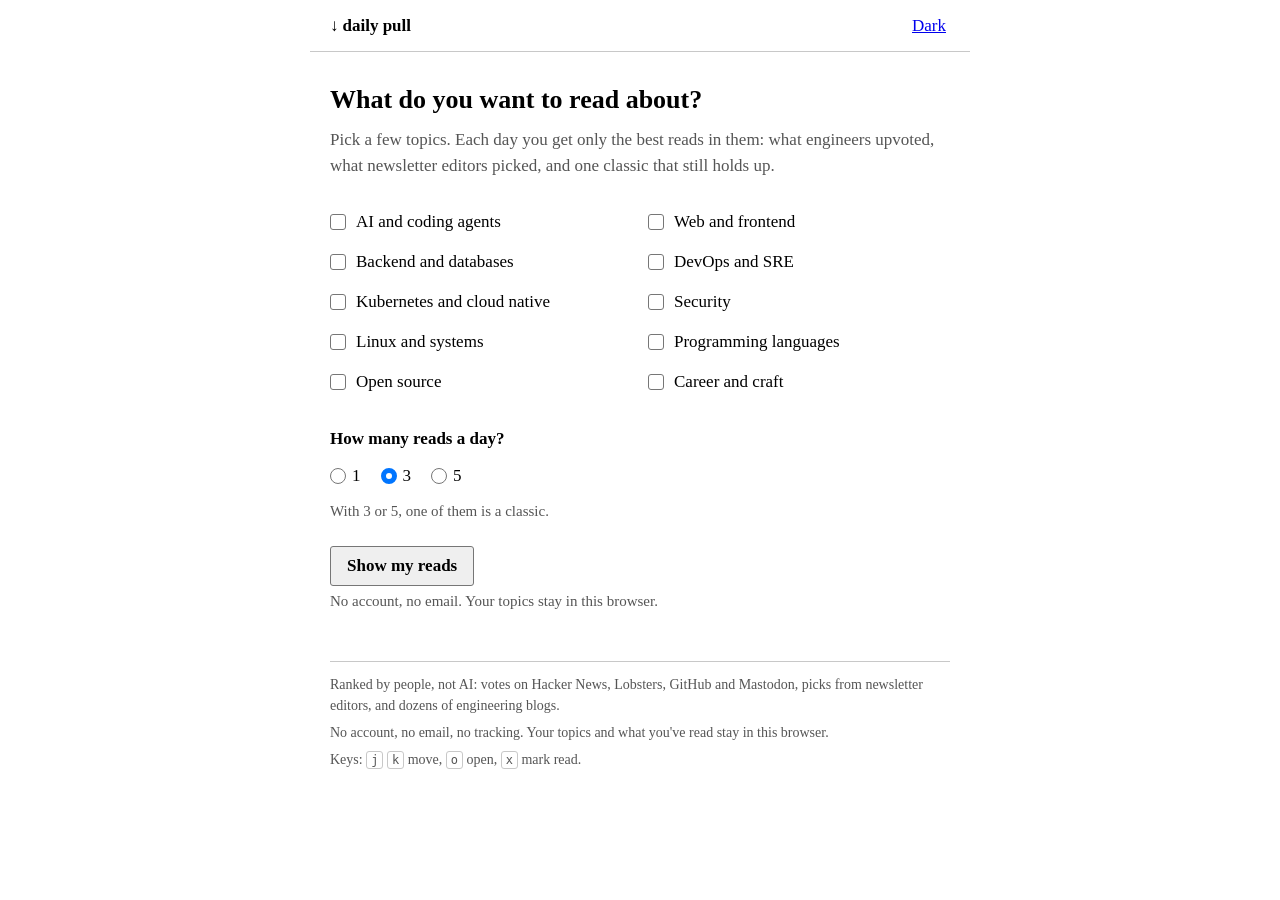
<file: site/index.html>
<!doctype html>
<html lang="en">
<head>
<meta charset="utf-8">
<meta name="viewport" content="width=device-width, initial-scale=1">
<meta http-equiv="Content-Security-Policy" content="default-src 'self'; script-src 'self'; style-src 'self'; font-src 'self'; img-src 'self' data:; connect-src 'self'; base-uri 'none'; form-action 'none'; object-src 'none'">
<meta name="referrer" content="strict-origin-when-cross-origin">
<title>Daily Pull: a few good reads for engineers, every day</title>
<meta name="description" content="A few things worth reading today in the topics you pick. Ranked by people, not AI. No account, no email, no feed to scroll.">
<meta name="color-scheme" content="light dark">
<meta name="theme-color" content="#FFFFFF" media="(prefers-color-scheme: light)">
<meta name="theme-color" content="#000000" media="(prefers-color-scheme: dark)">
<meta property="og:title" content="Daily Pull">
<meta property="og:description" content="A few good reads for engineers, every day. Ranked by people, not AI. No account, no email, no noise.">
<meta property="og:type" content="website">
<link rel="icon" href="assets/favicon.svg" type="image/svg+xml">
<script src="assets/theme.js"></script>
<link rel="stylesheet" href="assets/style.css">
<script src="assets/app.js" defer></script>
</head>
<body>
<a class="skip" href="#main">Skip to content</a>
<header class="bar">
  <div class="bar-inner">
    <a class="mark" href="./"><span class="mark-arrow" aria-hidden="true">↓</span>daily pull</a>
    <span class="bar-links">
      <button class="bar-button" id="edit-topics" type="button" hidden>Topics</button>
      <button class="bar-button" id="theme-toggle" type="button">Dark</button>
    </span>
  </div>
</header>

<div class="page">
  <main id="main" tabindex="-1">
    <section id="view-loading" class="status" aria-live="polite">
      <p class="status-text">Pulling today's reads</p>
      <div class="pullbar" aria-hidden="true"><span></span></div>
    </section>

    <section id="view-error" class="status" hidden>
      <h1 class="status-title">Couldn't pull today's list.</h1>
      <p class="status-text" id="error-text">Check your connection, then try again.</p>
      <button class="primary" id="retry" type="button">Try again</button>
    </section>

    <section id="view-setup" hidden>
      <form id="setup-form" novalidate>
        <h1 class="setup-title">What do you want to read about?</h1>
        <p class="lede">Pick a few topics. Each day you get only the best reads in them: what engineers upvoted, what newsletter editors picked, and one classic that still holds up.</p>
        <fieldset class="topics">
          <legend class="visually-hidden">Topics</legend>
          <div class="topic-grid" id="topic-grid"></div>
        </fieldset>
        <fieldset class="amount">
          <legend>How many reads a day?</legend>
          <div class="segmented" id="amount"></div>
          <p class="amount-note">With 3 or 5, one of them is a classic.</p>
        </fieldset>
        <p class="form-error" id="setup-error" role="alert" hidden>Pick at least one topic.</p>
        <div class="setup-actions">
          <button class="primary" type="submit" id="setup-save">Show my reads</button>
          <button class="text-button" type="button" id="setup-cancel" hidden>Cancel</button>
        </div>
        <p class="fine">No account, no email. Your topics stay in this browser.</p>
      </form>
    </section>

    <section id="view-today" hidden>
      <h1 class="date" id="today-date"></h1>
      <p class="notice" id="notice" role="status" hidden></p>
      <ol class="reads" id="reads"></ol>
      <div class="empty" id="empty" hidden>
        <p>Nothing in your topics made the cut today.</p>
        <div class="empty-actions">
          <button class="primary" type="button" id="empty-all">Show today's best from every topic</button>
          <button class="text-button" type="button" id="empty-edit">Change topics</button>
        </div>
      </div>
      <div class="after" id="after">
        <button class="button" type="button" id="more" hidden></button>
        <p class="done" id="done" hidden></p>
      </div>
    </section>
  </main>

  <footer class="foot" id="foot">
    <p id="foot-sources">Ranked by people, not AI: votes on Hacker News, Lobsters, GitHub and Mastodon, picks from newsletter editors, and dozens of engineering blogs.</p>
    <p>No account, no email, no tracking. Your topics and what you've read stay in this browser.</p>
    <p class="keys">Keys: <kbd>j</kbd> <kbd>k</kbd> move, <kbd>o</kbd> open, <kbd>x</kbd> mark read.</p>
  </footer>
</div>
<noscript><p class="noscript">Daily Pull needs JavaScript to pick reads for your topics.</p></noscript>
</body>
</html>
</file>
<file: site/assets/style.css>
/* Daily Pull: plain HTML. Serif text, real blue links that turn purple once read,
   native-looking checkboxes and buttons. Light and dark themes: the dark one follows the
   system unless the reader picks one (html[data-theme], set by theme.js before paint). */

:root {
  color-scheme: light;
  --bg: #FFFFFF;
  --fg: #000000;
  --link: #0000EE;
  --visited: #551A8B;
  --muted: #555555;
  --line: #C8C8C8;
  --check: #0075FF;
  --on-check: #FFFFFF;
  --btn-bg: #EFEFEF;
  --btn-hover: #E2E2E2;
  --btn-fg: #000000;
  --btn-border: #767676;
  --notice-bg: #FFFFE0;
  --notice-border: #E6DB55;
  --error: #CC0000;
}

/* Dark: true black, link colours lightened to stay readable (all above 7:1). */
:root[data-theme="dark"] {
  color-scheme: dark;
  --bg: #000000;
  --fg: #E6E6E6;
  --link: #8AB4F8;
  --visited: #C58AF9;
  --muted: #A6A6A6;
  --line: #3D3D3D;
  --check: #8AB4F8;
  --on-check: #000000;
  --btn-bg: #2B2B2B;
  --btn-hover: #3A3A3A;
  --btn-fg: #FFFFFF;
  --btn-border: #6B6B6B;
  --notice-bg: #2A2708;
  --notice-border: #6B6220;
  --error: #FF7B7B;
}
@media (prefers-color-scheme: dark) {
  :root:not([data-theme="light"]) {
    color-scheme: dark;
    --bg: #000000;
    --fg: #E6E6E6;
    --link: #8AB4F8;
    --visited: #C58AF9;
    --muted: #A6A6A6;
    --line: #3D3D3D;
    --check: #8AB4F8;
    --on-check: #000000;
    --btn-bg: #2B2B2B;
    --btn-hover: #3A3A3A;
    --btn-fg: #FFFFFF;
    --btn-border: #6B6B6B;
    --notice-bg: #2A2708;
    --notice-border: #6B6220;
    --error: #FF7B7B;
  }
}

*, *::before, *::after { box-sizing: border-box; }
html { background: var(--bg); -webkit-text-size-adjust: 100%; }
body { margin: 0; color: var(--fg); background: var(--bg); font: 17px/1.5 Georgia, "Times New Roman", Times, serif; }
a { color: var(--link); }
button { font: inherit; color: inherit; }
:focus-visible { outline: 2px solid var(--link); outline-offset: 2px; }
[hidden] { display: none !important; }
fieldset { margin: 0; padding: 0; border: 0; min-width: 0; }

.visually-hidden {
  position: absolute; width: 1px; height: 1px; padding: 0; margin: -1px;
  overflow: hidden; clip: rect(0 0 0 0); white-space: nowrap; border: 0;
}
.skip { position: absolute; left: 16px; top: -100px; z-index: 10; padding: 8px 12px; background: var(--bg); color: var(--link); border: 1px solid var(--line); }
.skip:focus { top: 8px; }

/* ---------- header ---------- */
.bar-inner, .page { max-width: 660px; margin: 0 auto; padding-left: 20px; padding-right: 20px; }
.bar-inner { display: flex; justify-content: space-between; align-items: center; min-height: 52px; border-bottom: 1px solid var(--line); }
.mark { color: var(--fg); font-weight: bold; text-decoration: none; display: inline-flex; align-items: center; min-height: 44px; }
.mark-arrow { margin-right: 4px; }
.bar-links { display: flex; align-items: center; gap: 12px; }
.bar-button, .text-button {
  min-height: 44px; padding: 0 4px; border: 0; background: none; cursor: pointer;
  color: var(--link); text-decoration: underline;
}

.page { padding-top: 28px; padding-bottom: 48px; }

/* ---------- buttons, like the browser's own ---------- */
.primary, .button {
  min-height: 40px; padding: 0 16px; cursor: pointer;
  border: 1px solid var(--btn-border); border-radius: 3px; background: var(--btn-bg); color: var(--btn-fg);
}
.primary:hover, .button:hover { background: var(--btn-hover); }
.primary { font-weight: bold; }
.button-link { display: inline-grid; place-items: center; text-decoration: none; }

/* ---------- loading and error ---------- */
.status-title { font-size: 22px; margin: 0 0 8px; }
.status-text { color: var(--muted); }
.pullbar { display: none; }

/* ---------- setup ---------- */
.setup-title { font-size: 26px; margin: 0 0 8px; }
.lede { color: var(--muted); margin: 0 0 24px; }
.topics { margin-bottom: 24px; }
.topic-grid { display: grid; grid-template-columns: repeat(auto-fill, minmax(14rem, 1fr)); gap: 0 16px; }
.topic { position: relative; display: flex; align-items: center; gap: 10px; min-height: 40px; cursor: pointer; }
.topic input, .segmented input { position: absolute; opacity: 0; width: 1px; height: 1px; }

/* checkboxes drawn to look native */
.topic::before, .tick::before {
  content: ""; flex: none; width: 16px; height: 16px;
  border: 1px solid var(--btn-border); border-radius: 3px; background: var(--bg);
}
.topic::after, .tick::after {
  content: ""; position: absolute; width: 4px; height: 9px;
  border: solid var(--on-check); border-width: 0 2px 2px 0; transform: rotate(45deg); opacity: 0;
}
.topic::after { left: 6px; top: 50%; margin-top: -7px; }
.tick::after { margin-top: -2px; }
.topic:has(input:checked)::before, .tick[aria-pressed="true"]::before { background: var(--check); border-color: var(--check); }
.topic:has(input:checked)::after, .tick[aria-pressed="true"]::after { opacity: 1; }
.topic:has(input:focus-visible) { outline: 2px solid var(--link); outline-offset: 2px; }

.amount legend { font-weight: bold; margin-bottom: 4px; padding: 0; }
.segmented { display: flex; gap: 20px; }
.segmented label { position: relative; display: inline-flex; align-items: center; gap: 6px; min-height: 40px; cursor: pointer; }
.segmented label::before { content: ""; width: 16px; height: 16px; border: 1px solid var(--btn-border); border-radius: 50%; background: var(--bg); }
.segmented label:has(input:checked)::before { border: 5px solid var(--check); }
.segmented label:has(input:focus-visible) { outline: 2px solid var(--link); outline-offset: 2px; }
.amount-note, .fine { color: var(--muted); font-size: 15px; margin: 4px 0 0; }
.form-error { color: var(--error); font-weight: bold; }
.setup-actions { display: flex; flex-wrap: wrap; align-items: center; gap: 16px; margin-top: 24px; }

/* ---------- today ---------- */
.date { font-size: 24px; margin: 0 0 16px; }
.notice { border: 1px solid var(--notice-border); background: var(--notice-bg); padding: 8px 12px; margin: 0 0 16px; font-size: 15px; }

.reads { margin: 0; padding: 0; list-style: none; }
.read { display: grid; grid-template-columns: 32px minmax(0, 1fr); column-gap: 8px; padding: 12px 0; }
.tick {
  position: relative; width: 44px; height: 44px; margin: -11px 0 0 -12px; padding: 0;
  border: 0; background: none; cursor: pointer; display: grid; place-items: center;
}
.read h2 { margin: 0; font-size: 18px; font-weight: normal; line-height: 1.4; }
.read.is-read h2 a { color: var(--visited); }
.signals { margin: 2px 0 0; font-size: 15px; }
.signals::before { content: "▲ " / ""; font-size: 11px; color: var(--muted); }
.excerpt { margin: 2px 0 0; font-size: 15px; color: var(--muted); }
.meta { display: flex; flex-wrap: wrap; margin: 2px 0 0; font: 14px/1.6 Verdana, Geneva, sans-serif; color: var(--muted); }
.meta > * + *::before { content: "|"; display: inline-block; margin: 0 8px; color: var(--line); text-decoration: none; }
.meta a { color: var(--muted); }

/* The classic sits in a box with its title on the border, like a <fieldset>. */
.read.classic { position: relative; margin-top: 24px; padding: 16px 12px 12px; border: 1px solid var(--line); }
.classic-label { position: absolute; top: -12px; left: 10px; margin: 0; padding: 0 6px; background: var(--bg); font-weight: bold; font-size: 15px; }

.empty p { margin: 0 0 12px; }
.empty-actions, .after { display: flex; flex-wrap: wrap; align-items: center; gap: 16px; }
.after { margin-top: 20px; }
.done { margin: 0; color: var(--muted); }

/* ---------- footer ---------- */
.foot { margin-top: 48px; padding-top: 12px; border-top: 1px solid var(--line); color: var(--muted); font-size: 14px; }
.foot p { margin: 0 0 6px; }
kbd { font: 12px Menlo, Consolas, monospace; border: 1px solid var(--line); border-radius: 3px; padding: 1px 4px; }
.noscript { max-width: 660px; margin: 48px auto; padding: 0 20px; }

@media (max-width: 600px) {
  .page { padding-top: 20px; }
  /* Details wrap on phones; a "|" at the start of a line looks broken, so use spacing there. */
  .meta { gap: 0 14px; }
  .meta > * + *::before { display: none; }
  .date, .setup-title { font-size: 22px; }
  .keys { display: none; }
}
</file>
